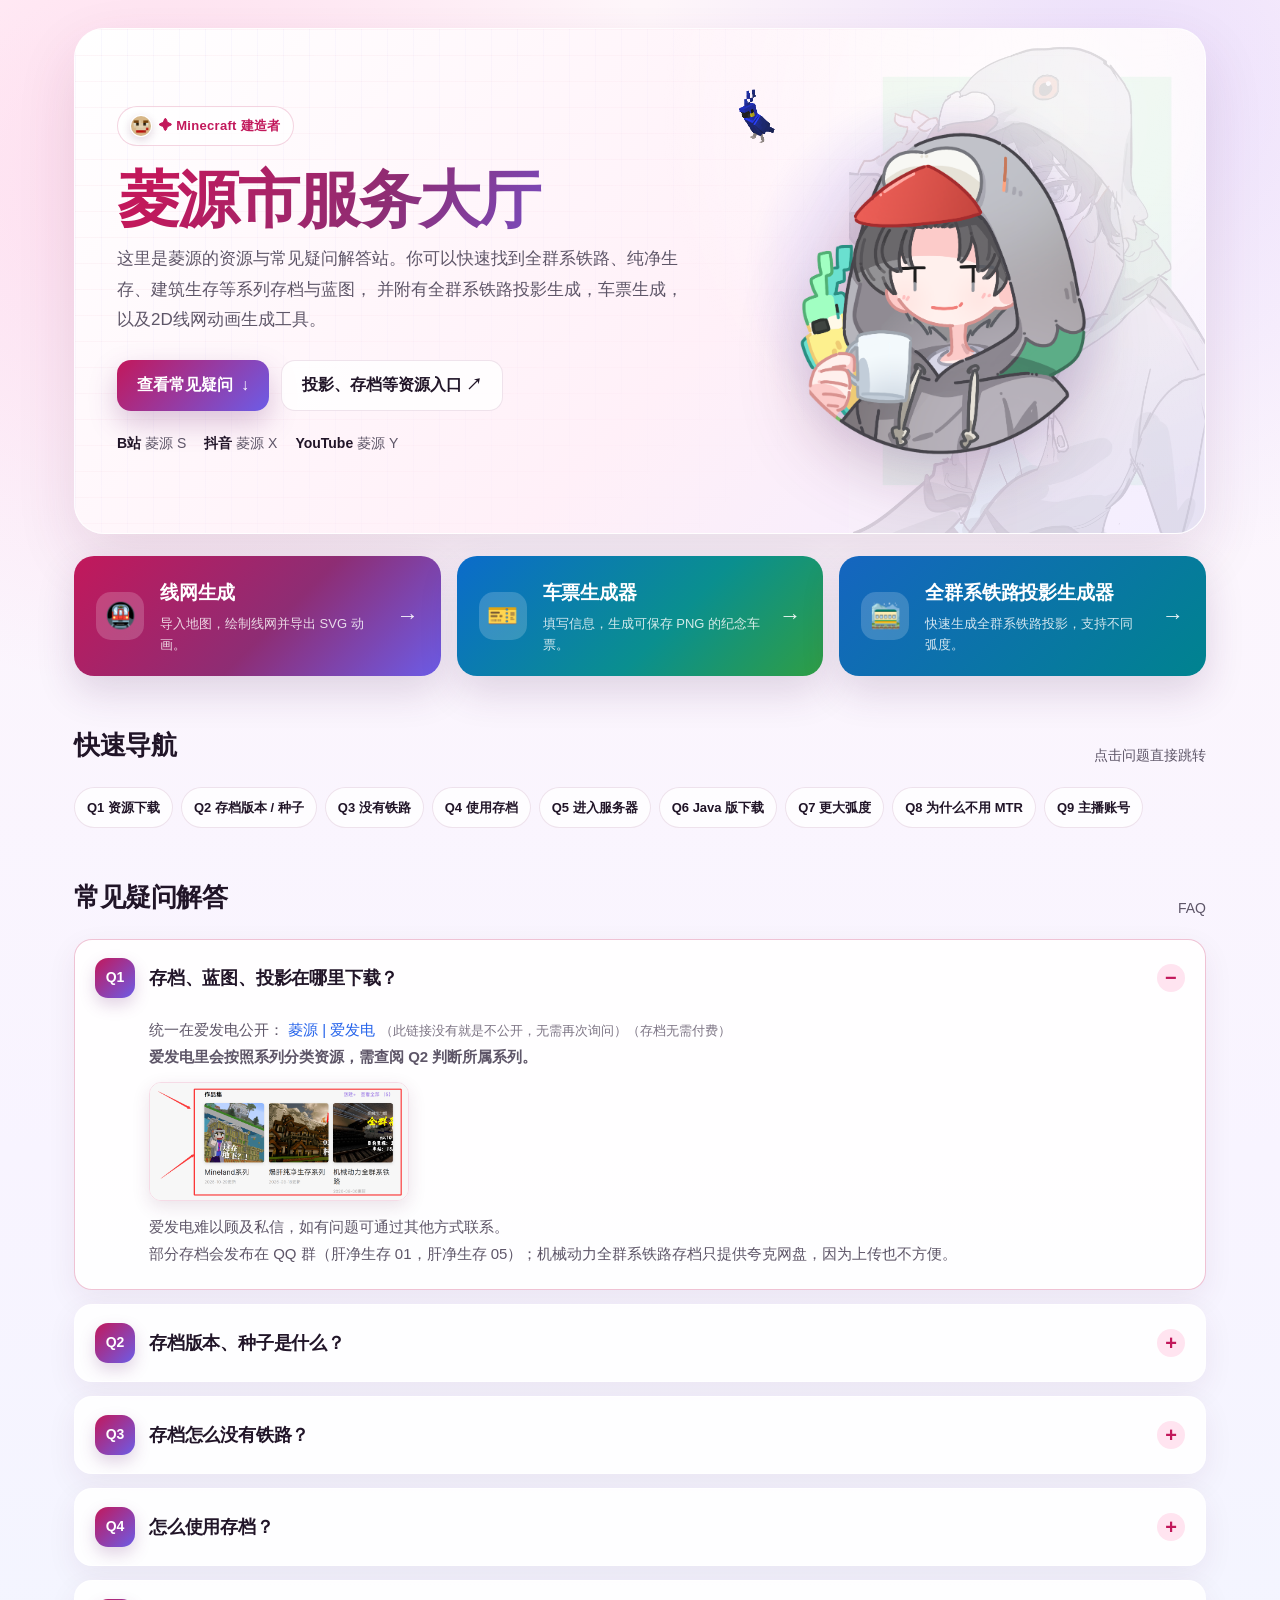
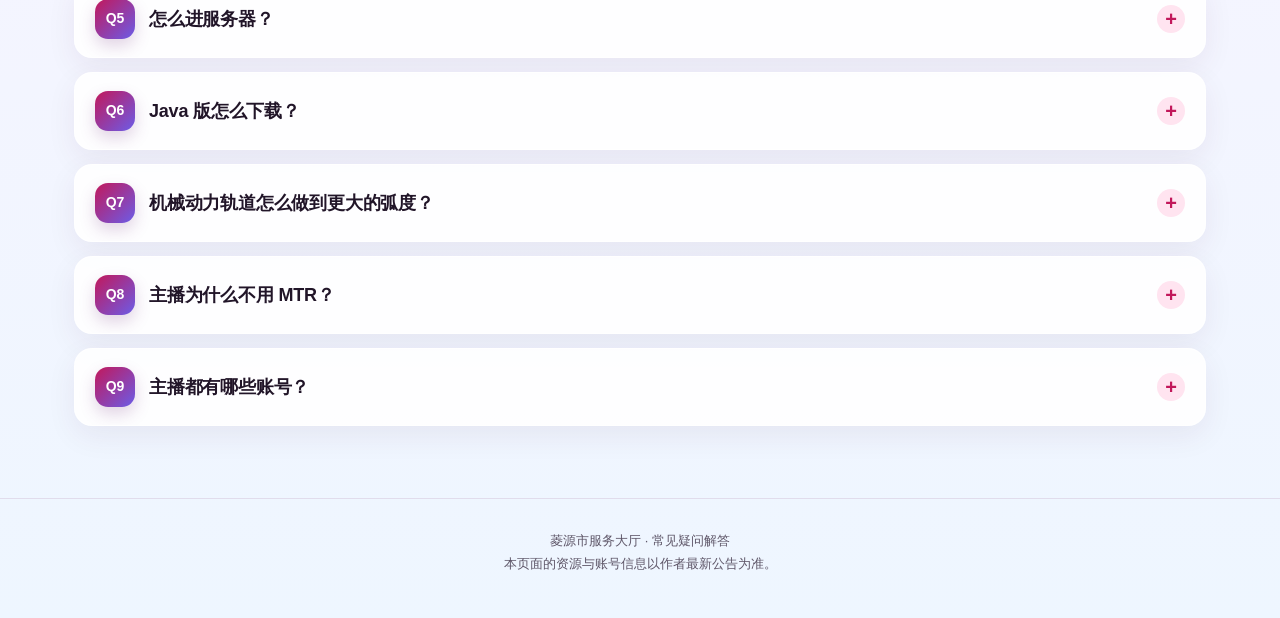
<file: index.html>
<!DOCTYPE html>
<html lang="zh-CN">
<head>
  <meta charset="UTF-8">
  <meta name="viewport" content="width=device-width, initial-scale=1.0">
  <meta name="description" content="菱源的个人页与常见疑问解答：存档、蓝图、投影、服务器、以及常见问答等。">
  <title>菱源市服务大厅 | 常见疑问解答</title>
  <style>
    :root {
      --brand: #c2185b;
      --brand-deep: #8f0f46;
      --brand-soft: #ffe4f0;
      --violet: #6c5ce7;
      --ink: #211528;
      --muted: #5e5668;
      --line: rgba(140, 68, 120, .14);
      --card: rgba(255, 255, 255, .88);
      --shadow: 0 24px 60px rgba(89, 33, 74, .12);
      --radius: 22px;
      --page-bg:
        radial-gradient(circle at 12% 8%, rgba(255, 158, 206, .30), transparent 32rem),
        radial-gradient(circle at 88% 4%, rgba(173, 146, 255, .24), transparent 30rem),
        linear-gradient(180deg, #fff7fb 0%, #f8f4ff 52%, #eef6ff 100%);
    }

    * {
      box-sizing: border-box;
    }

    html {
      scroll-behavior: smooth;
    }

    body {
      margin: 0;
      min-height: 100vh;
      background: var(--page-bg);
      color: var(--ink);
      font-family: "PingFang SC", "Microsoft YaHei", "HarmonyOS Sans SC", "Noto Sans CJK SC", sans-serif;
      line-height: 1.8;
      -webkit-font-smoothing: antialiased;
    }

    a {
      color: #2563eb;
      text-decoration: none;
      transition: color .18s ease, opacity .18s ease;
    }

    a:hover {
      color: #0f4fd6;
      text-decoration: underline;
      text-underline-offset: 4px;
    }

    code {
      background: #fff1f7;
      color: #c2185b;
      border: 1px solid rgba(194, 24, 91, .15);
      padding: 2px 7px;
      border-radius: 7px;
      font-family: ui-monospace, SFMono-Regular, Menlo, Consolas, monospace;
      font-size: .9em;
    }

    .page {
      max-width: 1180px;
      margin: 0 auto;
      padding: 28px 24px 72px;
    }

    .hero {
      position: relative;
      overflow: hidden;
      display: grid;
      grid-template-columns: minmax(0, 1.12fr) minmax(280px, .88fr);
      gap: 32px;
      align-items: center;
      padding: 42px;
      border-radius: 30px;
      background:
        radial-gradient(circle at 86% 18%, rgba(255, 255, 255, .95), transparent 24rem),
        linear-gradient(135deg, #ffffff 0%, #fff0f8 58%, #f1ebff 100%);
      box-shadow: var(--shadow);
      border: 1px solid rgba(255, 255, 255, .85);
    }

    .hero::before {
      content: "";
      position: absolute;
      inset: 0;
      pointer-events: none;
      background-image:
        linear-gradient(rgba(194, 24, 91, .045) 1px, transparent 1px),
        linear-gradient(90deg, rgba(108, 92, 231, .045) 1px, transparent 1px);
      background-size: 26px 26px;
      mask-image: linear-gradient(135deg, #000, transparent 72%);
    }

    .hero-copy {
      position: relative;
      z-index: 1;
    }

    .hero-badge {
      display: inline-flex;
      align-items: center;
      gap: 7px;
      padding: 7px 12px;
      border-radius: 999px;
      background: rgba(255, 255, 255, .72);
      border: 1px solid rgba(194, 24, 91, .18);
      color: var(--brand);
      font-weight: 700;
      font-size: 13px;
      letter-spacing: .3px;
    }

    .badge-avatar {
      width: 22px;
      height: 22px;
      border-radius: 50%;
      object-fit: cover;
      border: 1px solid rgba(255, 255, 255, .75);
      box-shadow: 0 3px 9px rgba(83, 27, 74, .18);
    }

    .hero h1 {
      margin: 18px 0 10px;
      font-size: clamp(34px, 6vw, 62px);
      line-height: 1.12;
      letter-spacing: -1.6px;
      background: linear-gradient(120deg, #c2185b 8%, #8e2d74 48%, #6c5ce7 92%);
      -webkit-background-clip: text;
      background-clip: text;
      color: transparent;
    }

    .hero-sub {
      max-width: 620px;
      margin: 0 0 24px;
      color: var(--muted);
      font-size: 17px;
    }

    .hero-actions {
      display: flex;
      flex-wrap: wrap;
      gap: 12px;
      margin-bottom: 20px;
    }

    .primary-btn,
    .ghost-btn {
      display: inline-flex;
      align-items: center;
      gap: 8px;
      min-height: 46px;
      padding: 10px 20px;
      border-radius: 14px;
      font-weight: 800;
      text-decoration: none;
      transition: transform .18s ease, box-shadow .18s ease, background .18s ease;
    }

    .primary-btn {
      color: #fff;
      background: linear-gradient(135deg, var(--brand) 0%, var(--violet) 100%);
      box-shadow: 0 12px 28px rgba(124, 58, 130, .28);
    }

    .primary-btn:hover {
      text-decoration: none;
      color: #fff;
      transform: translateY(-2px);
      box-shadow: 0 16px 32px rgba(124, 58, 130, .32);
    }

    .ghost-btn {
      color: var(--ink);
      background: rgba(255, 255, 255, .82);
      border: 1px solid var(--line);
    }

    .ghost-btn:hover {
      text-decoration: none;
      color: var(--brand);
      border-color: rgba(194, 24, 91, .32);
      transform: translateY(-2px);
    }

    .account-list {
      display: flex;
      flex-wrap: wrap;
      gap: 8px 18px;
      padding: 0;
      margin: 0;
      list-style: none;
      color: var(--muted);
      font-size: 14px;
    }

    .account-list strong {
      color: var(--ink);
    }

    .tools-grid {
      display: grid;
      grid-template-columns: repeat(3, minmax(0, 1fr));
      gap: 16px;
      margin-top: 22px;
    }
	
    .tool-card.railway-gen {
      background: linear-gradient(135deg,#1565c0 0%,#00838f 100%);
    }

    .tool-card {
      position: relative;
      overflow: hidden;
      display: flex;
      align-items: center;
      gap: 16px;
      padding: 20px 22px;
      border-radius: 20px;
      color: #fff;
      text-decoration: none;
      box-shadow: 0 16px 38px rgba(76, 29, 88, .16);
      transition: transform .2s ease, box-shadow .2s ease;
    }

    .tool-card:hover {
      transform: translateY(-3px);
      text-decoration: none;
      color: #fff;
      box-shadow: 0 22px 46px rgba(76, 29, 88, .22);
    }

    .tool-card.rail {
      background: linear-gradient(135deg, #c2185b 0%, #8e2d74 55%, #6c5ce7 100%);
    }

    .tool-card.ticket {
      background: linear-gradient(135deg, #0b6bcb 0%, #0a8f8f 58%, #2f9e44 100%);
    }

    .tool-icon {
      flex: 0 0 auto;
      width: 48px;
      height: 48px;
      display: grid;
      place-items: center;
      border-radius: 15px;
      background: rgba(255, 255, 255, .18);
      font-size: 25px;
    }

    .tool-card h3 {
      margin: 0 0 4px;
      font-size: 19px;
      letter-spacing: -.2px;
    }

    .tool-card p {
      margin: 0;
      color: rgba(255, 255, 255, .82);
      font-size: 13px;
      line-height: 1.6;
    }

    .tool-arrow {
      margin-left: auto;
      font-size: 22px;
      opacity: .9;
    }

    .hero-art {
      position: relative;
      z-index: 1;
      display: grid;
      place-items: center;
      min-height: 320px;
    }

    .hero-art::after {
      content: "";
      position: absolute;
      width: min(88%, 400px);
      aspect-ratio: 1;
      border-radius: 50%;
      background: radial-gradient(circle, rgba(194, 24, 91, .16), rgba(108, 92, 231, .10) 48%, transparent 70%);
      filter: blur(4px);
    }

    .hero-art .hero-main {
      position: relative;
      z-index: 1;
      width: min(88%, 420px);
      max-height: 470px;
      object-fit: contain;
      filter: drop-shadow(0 26px 32px rgba(83, 27, 74, .22));
      animation: float 5.5s ease-in-out infinite;
    }

    .hero-portrait {
      position: absolute;
      inset: 0;
      z-index: 0;
      pointer-events: none;
      background: url(resources/全身像.jpg) no-repeat right center / auto 100%;
      opacity: .16;
      filter: saturate(.85);
    }

    .hero-parrot {
      position: absolute;
      z-index: 1;
      pointer-events: none;
      object-fit: contain;
      border-radius: 18px;
      top: 18px;
      left: 16px;
      width: 54px;
      height: 54px;
      opacity: .9;
      animation: float 3.8s ease-in-out infinite;
    }

    @keyframes float {
      0%, 100% { transform: translateY(0); }
      50% { transform: translateY(-8px); }
    }

    .section-heading {
      display: flex;
      align-items: end;
      justify-content: space-between;
      gap: 16px;
      margin: 46px 0 18px;
    }

    .section-heading h2 {
      margin: 0;
      font-size: 26px;
      letter-spacing: -.5px;
    }

    .section-heading p {
      margin: 0;
      color: var(--muted);
      font-size: 14px;
    }

    .toc {
      display: flex;
      flex-wrap: wrap;
      gap: 8px;
    }

    .toc a {
      display: inline-flex;
      align-items: center;
      gap: 6px;
      padding: 8px 12px;
      border-radius: 999px;
      background: rgba(255, 255, 255, .75);
      border: 1px solid var(--line);
      color: var(--ink);
      font-size: 13px;
      font-weight: 700;
      text-decoration: none;
    }

    .toc a:hover {
      color: var(--brand);
      border-color: rgba(194, 24, 91, .28);
      text-decoration: none;
    }

    .qa-list {
      display: grid;
      gap: 14px;
    }

    .qa-card {
      overflow: hidden;
      border-radius: 18px;
      background: var(--card);
      border: 1px solid rgba(255, 255, 255, .8);
      box-shadow: 0 10px 30px rgba(89, 33, 74, .07);
      transition: box-shadow .2s ease, transform .2s ease, border-color .2s ease;
    }

    .qa-card:hover {
      border-color: rgba(194, 24, 91, .22);
      box-shadow: 0 16px 38px rgba(89, 33, 74, .12);
    }

    .qa-card[open] {
      border-color: rgba(194, 24, 91, .26);
    }

    .qa-card summary {
      cursor: pointer;
      list-style: none;
      display: flex;
      align-items: center;
      gap: 14px;
      padding: 18px 20px;
      user-select: none;
    }

    .qa-card summary::-webkit-details-marker {
      display: none;
    }

    .qa-toggle {
      margin-left: auto;
      width: 28px;
      height: 28px;
      border: 0;
      display: grid;
      place-items: center;
      border-radius: 999px;
      background: var(--brand-soft);
      color: var(--brand);
      font-weight: 900;
      font-size: 20px;
      line-height: 1;
      cursor: pointer;
      transition: transform .2s ease;
    }

    .qa-card[open] .qa-toggle {
      transform: rotate(180deg);
    }

    .q-badge {
      flex: 0 0 auto;
      width: 40px;
      height: 40px;
      border-radius: 13px;
      display: grid;
      place-items: center;
      color: #fff;
      font-weight: 900;
      font-size: 14px;
      background: linear-gradient(135deg, var(--brand), var(--violet));
      box-shadow: 0 7px 16px rgba(124, 58, 130, .22);
    }

    .question-text {
      font-size: 18px;
      font-weight: 800;
      letter-spacing: -.2px;
    }

    .answer-content {
      padding: 0 20px 22px 74px;
      color: var(--muted);
      font-size: 15px;
    }

    .q1-image {
      display: block;
      max-width: 260px;
      width: 100%;
      height: auto;
      margin: 12px 0;
      border-radius: 12px;
      box-shadow: 0 6px 18px rgba(89, 33, 74, .12);
      border: 1px solid rgba(194, 24, 91, .15);
    }

    .series-grid {
      display: grid;
      grid-template-columns: repeat(2, minmax(0, 1fr));
      gap: 16px;
      margin-top: 12px;
    }

    /* 仅 Q2 里的小框变为淡紫色 */
    .series-card {
      position: relative;
      overflow: hidden;
      border-radius: 20px;
      background: linear-gradient(145deg, #f7f2ff 0%, #ede5fc 100%);
      border: 1px solid rgba(108, 92, 231, .22);
      box-shadow: 0 10px 24px rgba(108, 92, 231, .12);
      backdrop-filter: blur(8px);
      transition: all .25s cubic-bezier(0.2, 0.8, 0.2, 1);
    }

    .series-card:hover {
      transform: translateY(-4px);
      box-shadow: 0 16px 32px rgba(108, 92, 231, .22);
      border-color: rgba(108, 92, 231, .45);
    }

    .series-decor {
      position: absolute;
      top: 12px;
      right: 12px;
      width: 64px;
      height: auto;
      object-fit: contain;
      pointer-events: none;
      z-index: 1;
      opacity: .92;
      filter: drop-shadow(0 6px 12px rgba(89, 33, 74, .16));
      transition: transform .3s ease;
    }

    .series-card:hover .series-decor {
      transform: scale(1.06) rotate(3deg);
    }

    .series-body {
      padding: 18px 80px 18px 18px;
      font-size: 14.5px;
      color: #4b4160;
    }

    .series-body h3 {
      margin: 0 0 8px;
      color: #2e1c4a;
      font-size: 17px;
      font-weight: 800;
    }

    .series-body p {
      margin: 0 0 6px;
      line-height: 1.65;
    }

    .status-public {
      color: #087f3f;
      font-weight: 700;
    }

    .status-soon {
      color: #c2750a;
      font-weight: 700;
    }

    .seed {
      word-break: break-all;
    }

    .note {
      color: #7c7484;
      font-size: 13px;
    }

    .inline-links {
      display: flex;
      flex-wrap: wrap;
      gap: 8px 18px;
      margin-top: 8px;
    }

    .footer {
      border-top: 1px solid var(--line);
      padding: 30px 24px 42px;
      text-align: center;
      color: var(--muted);
      font-size: 13px;
    }

    @media (max-width: 880px) {
      .hero {
        grid-template-columns: 1fr;
        padding: 30px 24px;
      }

      .hero-art {
        min-height: 190px;
        order: 0;
      }

      .hero-art .hero-main {
        max-height: 250px;
      }

      .hero-portrait {
        background-size: auto 82%;
        opacity: .13;
      }

      .answer-content {
        padding-left: 18px;
      }

      .series-grid {
        grid-template-columns: 1fr;
      }

      .tools-grid {
        grid-template-columns: 1fr;
      }
    }

    @media (max-width: 560px) {
      .page {
        padding: 18px 14px 52px;
      }

      .hero {
        padding: 20px 14px;
        border-radius: 24px;
        gap: 10px;
      }

      .hero h1 {
        font-size: 36px;
      }

      .hero-sub {
        font-size: 15px;
      }

      .hero-art {
        min-height: 0;
        padding-top: 8px;
      }

      .hero-art .hero-main {
        width: min(72%, 230px);
        max-height: 230px;
      }

      .hero-art::after {
        width: min(74%, 220px);
      }

      .hero-portrait {
        background-size: auto 72%;
        opacity: .12;
      }

      .tool-card {
        padding: 15px 16px;
      }

      .tool-card p {
        display: none;
      }

      .hero-parrot {
        width: 42px;
        height: 42px;
        top: 10px;
        left: 10px;
      }

      .series-decor {
        width: 52px;
        top: 10px;
        right: 10px;
      }

      .series-body {
        padding-right: 68px;
      }

      .qa-card summary {
        padding: 16px 14px;
      }

      .question-text {
        font-size: 16px;
      }

      .answer-content {
        padding: 0 14px 18px;
        font-size: 14px;
      }

      .q-badge {
        width: 34px;
        height: 34px;
        border-radius: 11px;
        font-size: 12px;
      }

      .section-heading {
        align-items: start;
        flex-direction: column;
        gap: 4px;
      }
    }
  </style>
</head>
<body>
  <main class="page" id="top">
    <section class="hero">
      <div class="hero-portrait" aria-hidden="true"></div>
      <div class="hero-copy">
        <span class="hero-badge">
          <img class="badge-avatar" src="resources/头像.jpg" alt="菱源 S 头像">
          ✦ Minecraft 建造者
        </span>
        <h1>菱源市服务大厅</h1>
        <p class="hero-sub">
          这里是菱源的资源与常见疑问解答站。你可以快速找到全群系铁路、纯净生存、建筑生存等系列存档与蓝图，
          并附有全群系铁路投影生成，车票生成，以及2D线网动画生成工具。
        </p>
        <div class="hero-actions">
          <a class="primary-btn" href="#faq">
            <span>查看常见疑问</span>
            <span aria-hidden="true">↓</span>
          </a>
          <a class="ghost-btn" href="https://ifdian.net/a/YuanDiamond" target="_blank" rel="noopener">
            投影、存档等资源入口 ↗
          </a>
        </div>
        <ul class="account-list">
          <li><strong>B站</strong> 菱源 S</li>
          <li><strong>抖音</strong> 菱源 X</li>
          <li><strong>YouTube</strong> 菱源 Y</li>
        </ul>
      </div>
      <div class="hero-art">
        <img class="hero-main" src="resources/透明图像.png" alt="菱源 S 人设图" width="420" height="420">
        <img class="hero-parrot" src="resources/鹦鹉.gif" alt="鹦鹉贴纸">
      </div>
    </section>

    <section class="tools-grid" aria-label="在线工具入口">
      <a class="tool-card rail" href="rail/index.html">
        <span class="tool-icon">🚇</span>
        <span>
          <h3>线网生成</h3>
          <p>导入地图，绘制线网并导出 SVG 动画。</p>
        </span>
        <span class="tool-arrow" aria-hidden="true">→</span>
      </a>
      <a class="tool-card ticket" href="ticket/index.html">
        <span class="tool-icon">🎫</span>
        <span>
          <h3>车票生成器</h3>
          <p>填写信息，生成可保存 PNG 的纪念车票。</p>
        </span>
        <span class="tool-arrow" aria-hidden="true">→</span>
      </a>
      <a class="tool-card railway-gen" href="brige/index.html">
        <span class="tool-icon">🚞</span>
        <span>
          <h3>全群系铁路投影生成器</h3>
          <p>快速生成全群系铁路投影，支持不同弧度。</p>
        </span>
        <span class="tool-arrow" aria-hidden="true">→</span>
      </a>
    </section>

    <div class="section-heading">
      <h2>快速导航</h2>
      <p>点击问题直接跳转</p>
    </div>
    <nav class="toc" aria-label="常见问题目录">
      <a href="#q1">Q1 资源下载</a>
      <a href="#q2">Q2 存档版本 / 种子</a>
      <a href="#q3">Q3 没有铁路</a>
      <a href="#q4">Q4 使用存档</a>
      <a href="#q5">Q5 进入服务器</a>
      <a href="#q6">Q6 Java 版下载</a>
      <a href="#q7">Q7 更大弧度</a>
      <a href="#q8">Q8 为什么不用 MTR</a>
      <a href="#q9">Q9 主播账号</a>
    </nav>

    <div class="section-heading">
      <h2>常见疑问解答</h2>
      <p>FAQ</p>
    </div>

    <section class="qa-list" id="faq">
      <details class="qa-card" id="q1" open>
        <summary>
          <span class="q-badge">Q1</span>
          <span class="question-text">存档、蓝图、投影在哪里下载？</span>
        </summary>
        <div class="answer-content">
          统一在爱发电公开：
          <a href="https://ifdian.net/a/YuanDiamond" target="_blank" rel="noopener">菱源 | 爱发电</a>
          <span class="note">（此链接没有就是不公开，无需再次询问）（存档无需付费）</span><br>
          <strong>爱发电里会按照系列分类资源，需查阅 Q2 判断所属系列。</strong><br>
          <img class="q1-image" src="resources/Q1图像.png" alt="爱发电分类说明图" loading="lazy">
          爱发电难以顾及私信，如有问题可通过其他方式联系。<br>
          部分存档会发布在 QQ 群（肝净生存 01，肝净生存 05）；机械动力全群系铁路存档只提供夸克网盘，因为上传也不方便。
        </div>
      </details>

      <details class="qa-card" id="q2">
        <summary>
          <span class="q-badge">Q2</span>
          <span class="question-text">存档版本、种子是什么？</span>
        </summary>
        <div class="answer-content">
          <div class="series-grid">
            <article class="series-card">
              <img class="series-decor" src="resources/爆肝纯净生存.png" alt="爆肝纯净生存系列装饰" loading="lazy">
              <div class="series-body">
                <h3>1. 爆肝纯净生存系列（肝净生存）</h3>
                <p>原版生存系列，典型视频主题：村民公寓、全群系铁路、菱源岛、全种类花海。</p>
                <p><strong>已公布存档(点击跳转)：</strong></p>
				<p><a href="https://ifdian.net/album/53afea80df4711f0ba6452540025c377/43d1361ce33b11f08ba452540025c377" target="_blank" rel="noopener">肝净生存05</a>（Java版1.21.4原版）</p>
				<p><a href="https://ifdian.net/album/53afea80df4711f0ba6452540025c377/ff2ef6469ae811f1a1395254001e7c00" target="_blank" rel="noopener">肝净生存10</a>（Java版26.1原版）</p>
                <p class="seed"><strong>地图种子：</strong><code>-4914203979966427482</code></p>
              </div>
            </article>

            <article class="series-card">
			  <img class="series-decor" src="resources/机械动力版全群系铁路.png" alt="机械动力版全群系铁路装饰" loading="lazy">
			  <div class="series-body">
				<h3>2. 机械动力版全群系铁路</h3>
				<p>重度机械症整合包下的铁路系列，典型视频主题：工厂、林海铁路、高铁、X1列车。</p>
				<p><strong>已公布存档(点击跳转)：</strong></p>
				<p><a href="https://ifdian.net/album/f033befce94911f09bd352540025c377/629c3d7e919811f1a59e5254001e7c00" target="_blank" rel="noopener">新存档</a>（此更新存档更优，但一段车站被不幸删除）</p>
				<p><a href="https://ifdian.net/album/f033befce94911f09bd352540025c377/73f03f6a0d3d11f1b3ec52540025c377" target="_blank" rel="noopener">老存档</a>（此存档存在断轨，连接性问题）</p>
				<p><strong>整合包：</strong>重度机械症整合包（<a href="https://space.bilibili.com/263315" target="_blank" rel="noopener">由此前往作者主页获取</a>）。</p>
				<p class="seed"><strong>机械动力版全群系铁路种子：</strong><code>8277224571558220749</code></p>
			  </div>
			</article>

            <article class="series-card">
              <img class="series-decor" src="resources/建筑翻倍生存.png" alt="建筑翻倍生存系列装饰" loading="lazy">
              <div class="series-body">
                <h3>3. 建筑翻倍生存系列（翻倍生存）</h3>
                <p>原版为主的建筑系列，典型视频主题：六方时钟堡、六方神树、六方中古城。</p>
                <p><strong>存档状态：</strong><span class="note">未公布存档，未公布整合包。</span></p>
              </div>
            </article>

            <article class="series-card">
              <img class="series-decor" src="resources/依然铁路.png" alt="依然全群系铁路系列装饰" loading="lazy">
              <div class="series-body">
                <h3>4. 依然全群系铁路系列（依然铁路）</h3>
                <p>含航空学的新铁路系列，典型视频主题：10000米铁路环线、单轨人力线、车站火车。</p>
                <p><strong>存档状态：</strong><span class="status-soon">未公布存档，未公布整合包（即将公布）。</span></p>
                <p class="seed"><strong>地图种子：</strong><code>5893022264688916060</code></p>
              </div>
            </article>

            <article class="series-card">
              <img class="series-decor" src="resources/mineland.png" alt="Mineland(麦地)系列装饰" loading="lazy">
              <div class="series-body">
                <h3>5. Mineland(麦地)系列</h3>
                <p>原版多人服务器系列，建筑生存。典型的视频主题：菱源市地下城，菱源创业记，服务器观光铁路。</p>
                <p><strong>存档状态：</strong>公布存档请等待服务器官方。服务器为邀请制。</p>
                <p class="seed"><strong>地图种子：</strong><code>-6587635715268903182</code></p>
              </div>
            </article>
          </div>
        </div>
      </details>

      <details class="qa-card" id="q3">
        <summary>
          <span class="q-badge">Q3</span>
          <span class="question-text">存档怎么没有铁路？</span>
        </summary>
        <div class="answer-content">
          肝净生存05、肝净生存10存档和机械动力全群系铁路存档才会有铁路。<br>
          肝净生存系列存档的铁路在 <strong>0 100 0</strong> 处，使用
          <code>/tp @s 0 100 0</code> 指令即可到达。
        </div>
      </details>

      <details class="qa-card" id="q4">
        <summary>
          <span class="q-badge">Q4</span>
          <span class="question-text">怎么使用存档？</span>
        </summary>
        <div class="answer-content">
          请搜索该视频：
          <a href="https://www.bilibili.com/video/BV1dT4m1S72N" target="_blank" rel="noopener">我的世界 Java 版存档导入、备份问题，看到有人问，我就发了</a><br>
          主播提供的存档在网易版本不可用，基岩版不可用。
        </div>
      </details>

      <details class="qa-card" id="q5">
        <summary>
          <span class="q-badge">Q5</span>
          <span class="question-text">怎么进服务器？</span>
        </summary>
        <div class="answer-content">
          请阅读群公告【服务器最新消息】，以群公告为主（不要收看【过时】消息）。<br>
          请谨慎判断未在群公告的其他服务器，本群不做担保。<br>
          服务器一般没有问题，若无法进入解决方法只有重启游戏。
        </div>
      </details>

      <details class="qa-card" id="q6">
        <summary>
          <span class="q-badge">Q6</span>
          <span class="question-text">Java 版怎么下载？</span>
        </summary>
        <div class="answer-content">
          请搜索该视频：
          <a href="https://www.bilibili.com/video/BV13qBsBUEbw" target="_blank" rel="noopener">Minecraft购买指南。告别锁区！</a><br>
          本群不担保代购相关订单，请谨慎判断。
        </div>
      </details>

      <details class="qa-card" id="q7">
        <summary>
          <span class="q-badge">Q7</span>
          <span class="question-text">机械动力轨道怎么做到更大的弧度？</span>
        </summary>
        <div class="answer-content">
          需要改动机械动力的配置，可观看本视频学习：
          <a href="https://www.bilibili.com/video/BV1sPg3z1EVz" target="_blank" rel="noopener">【机械动力】火车设置相关问题的解决方案</a>
        </div>
      </details>

      <details class="qa-card" id="q8">
        <summary>
          <span class="q-badge">Q8</span>
          <span class="question-text">主播为什么不用 MTR？</span>
        </summary>
        <div class="answer-content">
          MTR 的自由度较低，且风格与设计理念与游戏本体相差较大，不适宜生存设计、建造，
          且一般玩家并不能准确判断视频内容是否为我的世界。
        </div>
      </details>

      <details class="qa-card" id="q9">
        <summary>
          <span class="q-badge">Q9</span>
          <span class="question-text">主播都有哪些账号？</span>
        </summary>
        <div class="answer-content">
          <div class="inline-links">
            <span><strong>B站：</strong>菱源 S</span>
            <span><strong>抖音：</strong>菱源 X</span>
            <span><strong>YouTube：</strong>菱源 Y</span>
          </div>
        </div>
      </details>
    </section>
  </main>

  <footer class="footer">
    <div>菱源市服务大厅 · 常见疑问解答</div>
    <div>本页面的资源与账号信息以作者最新公告为准。</div>
  </footer>

  <script>
    // 展开/收起逻辑：点击问题只负责展开；已展开后只能点击右侧 - 按钮收起。
    const qaCards = Array.from(document.querySelectorAll('.qa-card'));
    qaCards.forEach((card) => {
      const summary = card.querySelector('summary');
      const toggle = document.createElement('button');
      toggle.type = 'button';
      toggle.className = 'qa-toggle';
      toggle.setAttribute('aria-label', card.open ? '收起' : '展开');
      toggle.textContent = card.open ? '−' : '+';
      summary.appendChild(toggle);

      summary.addEventListener('click', (event) => {
        event.preventDefault();
        if (card.open) {
          if (event.target.closest('.qa-toggle')) {
            card.open = false;
          }
          return;
        }
        card.open = true;
      });

      card.addEventListener('toggle', () => {
        toggle.textContent = card.open ? '−' : '+';
        toggle.setAttribute('aria-label', card.open ? '收起' : '展开');
      });
    });

    // 从目录打开后滚动到卡片可视区域，并确保对应问答展开。
    document.querySelectorAll('.toc a').forEach((link) => {
      link.addEventListener('click', () => {
        const target = document.querySelector(link.getAttribute('href'));
        if (target && target.tagName === 'DETAILS') {
          target.open = true;
          setTimeout(() => target.scrollIntoView({ behavior: 'smooth', block: 'start' }), 0);
        }
      });
    });
  </script>
</body>
</html>
</file>
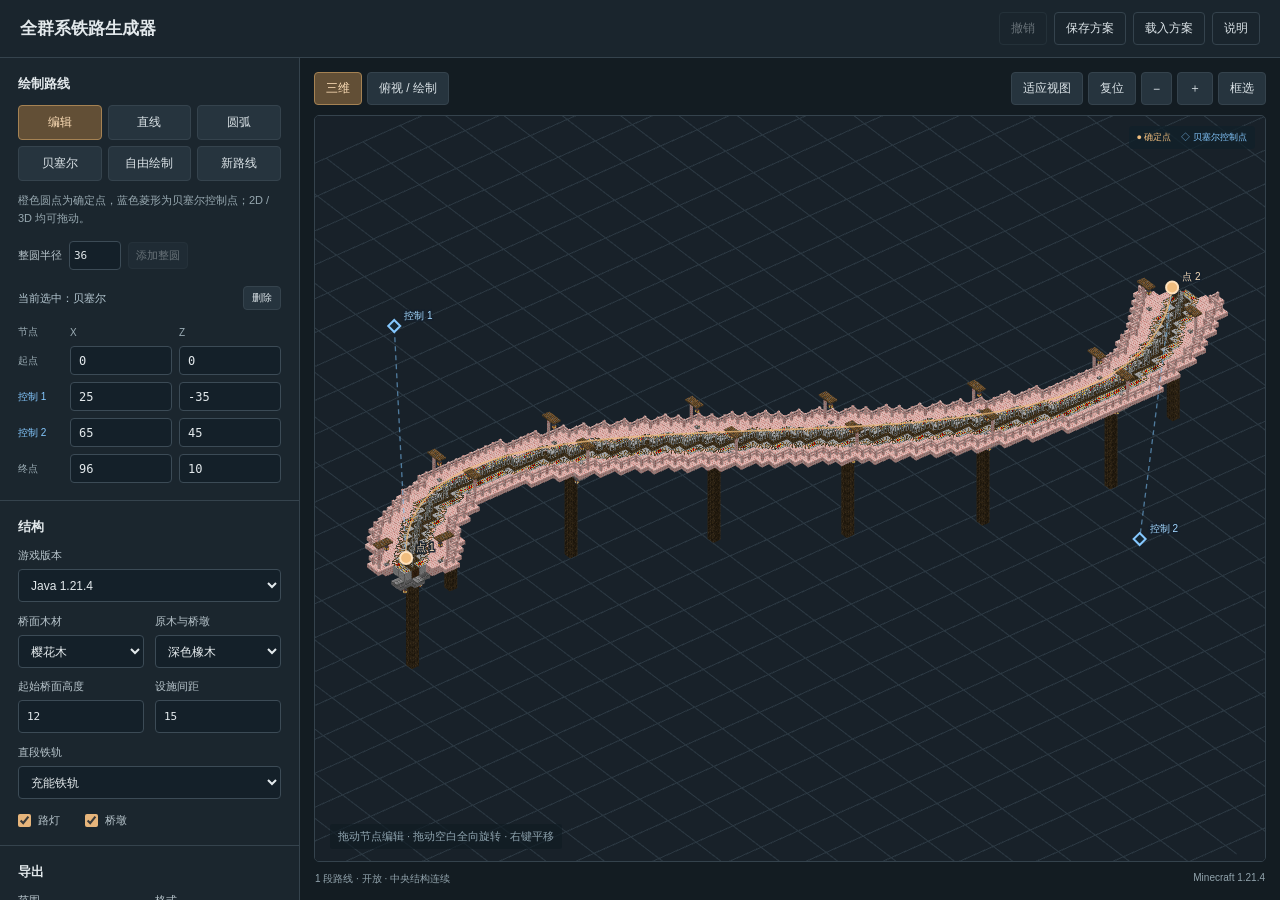
<file: brige/index.html>
<!doctype html>
<html lang="zh-CN"><head><meta charset="utf-8"><meta name="viewport" content="width=device-width,initial-scale=1"><meta name="theme-color" content="#172128"><title>全群系铁路生成器</title><link rel="stylesheet" href="style.css"></head><body>
<header><h1>全群系铁路生成器</h1><nav><button id="undo">撤销</button><button id="saveProject">保存方案</button><button id="loadProject">载入方案</button><button id="helpBtn">说明</button><input type="file" id="projectFile" accept=".json" hidden></nav></header>
<main><aside><section><h2>绘制路线</h2><div class="tools"><button data-tool="edit" class="active">编辑</button><button data-tool="line">直线</button><button data-tool="arc">圆弧</button><button data-tool="bezier">贝塞尔</button><button data-tool="freehand">自由绘制</button><button id="clearRoute">新路线</button></div><p id="toolHint" class="hint">俯视图中可拖动控制点。</p><div class="circle-controls"><label for="circleRadius">整圆半径</label><input id="circleRadius" type="number" min="12" max="256" value="36"><button id="circleBtn">添加整圆</button></div><div id="pointEditor"></div><div id="draftActions" hidden><button id="cancelDraft">取消当前绘制</button></div></section>
<section><h2>结构</h2><label class="full">游戏版本<select id="gameVersion"><option value="1.21.4">Java 1.21.4</option><option value="26.3">Java 26.3（含杨木）</option></select></label><div style="height:12px"></div><div class="fields"><label>桥面木材<select id="wood"></select></label><label>原木与桥墩<select id="log"></select></label><label>起始桥面高度<input id="height" type="number" min="3" max="96" value="12"></label><label>设施间距<input id="interval" type="number" min="8" max="96" value="15"></label></div><label class="full">直段铁轨<select id="rail"><option value="powered_rail">充能铁轨</option><option value="activator_rail">激活铁轨</option></select></label><div class="checks"><label><input id="lamps" type="checkbox" checked>路灯</label><label><input id="pillars" type="checkbox" checked>桥墩</label></div></section>
<section class="export"><h2>导出</h2><div class="fields"><label>范围<select id="scope"><option value="all">全部</option><option value="selection">框选范围</option></select></label><label>格式<select id="format"><option value="litematic">.litematic</option><option value="nbt">.nbt</option></select></label></div><div id="selectionPanel" hidden><p class="hint">俯视图拖动框选；Y 范围可单独调整。</p><div id="boundsInputs"></div><button id="allBounds" class="text-button">选中全部</button></div><input id="filename" aria-label="导出文件名" value="railcraft-bridge" maxlength="64"><button id="exportBtn" class="primary">导出投影</button><p id="exportStatus" class="hint" role="status"></p></section></aside>
<div class="workspace"><div class="view-toolbar"><div><button id="isoBtn" class="active">三维</button><button id="topBtn">俯视 / 绘制</button></div><div><button id="fit">适应视图</button><button id="resetView">复位</button><button id="zoomOut" aria-label="缩小">−</button><button id="zoomIn" aria-label="放大">＋</button><button id="boxTool">框选</button></div></div><div id="preview"><canvas id="scene" aria-label="原版材质桥梁预览"></canvas><canvas id="overlay" aria-hidden="true"></canvas><div id="anchorLegend"><span>● 确定点</span><span>◇ 贝塞尔控制点</span></div><div id="loading">加载原版材质…</div><div id="error" role="alert" hidden></div><div id="viewHint">拖动旋转 · 右键平移 · 滚轮缩放</div></div><div class="statusline"><span id="routeStatus">准备中</span><span id="versionLabel">Minecraft 1.21.4</span></div></div></main>
<dialog id="help"><div class="dialog-head"><h2>使用说明</h2><button id="closeHelp" aria-label="关闭说明">×</button></div><div class="help-body"><h3>组合绘制</h3><p>四种绘制方式可在一条路线中接续。点击「新路线」后在俯视图点击起点；已有路线自动从末端继续。直线点选终点；圆弧依次点选经过点和终点；贝塞尔依次点选两个控制点和终点。自由绘制从末端按住拖动，松开后平滑生成。</p><p>在编辑模式中直接点击画布节点选择路线；橙色实心圆为确定点，蓝色空心菱形为贝塞尔控制点，2D与3D均可拖动。左侧仅显示当前选中路线的坐标。3D默认在当前高度平面拖动，Alt拖动直线终点可调整高度。绘制时绿色线实时预览真实圆弧、贝塞尔或平滑手绘曲线。「撤销」恢复先前编辑。整圆是独立闭合路线，请在空白路线中添加。</p><h3>方块结构</h3><p>中央原木与铁栏杆使用同一条四方向连续路径；轨道沿两侧偏移一格，转角紧贴外角。平滑石仅在轨道正下方、与中央原木贴面相邻的位置生成；弯轨也按相邻关系判断，不按铁轨类型一概删除。普通桥面只有一层。桥面原木沿前进方向设置为 X 或 Z 轴。普通段最底层栅栏下为上半木台阶。直线可设置终点高度，实际升降位置的高侧桥面变为两层：去掉下层边缘台阶，上层边缘台阶换为木板。低侧栏杆、栅栏额外加高以连接高侧。木板填充限制在两侧栅栏以内。路线按一格步长栅格化；转角使用普通铁轨，直段保留所选铁轨。路灯活版门为下半放置，贴合栅栏顶端与灯笼。拖动视图可绕模型上下整圈旋转，允许从桥下观察；点击复位恢复初始视角。</p><p>预览采用原版方块模型、透明纹理与四向连接。<a href="ASSET-SOURCES.md" target="_blank">基础资产来自 Mojang Java 1.21.4 客户端</a>，版权归 Mojang AB / Microsoft；本工具不是官方产品。<a href="POPLAR-ASSET-SOURCES.md" target="_blank">杨木资源来自官方 26.3 客户端</a>；选择杨木时自动切到26.3，导出需要该版或更新游戏及相应 Litematica。</p><h3>导出</h3><p>.litematic 使用现代 Litematica 加载；.nbt 为 Java 原版结构格式。选区包含边界并将最小坐标归零，裁断设施不会自动补全。大桥建议用 .litematic 或分区导出。投影作者固定为 DiamondYuan(菱源)。</p><p>普通弯轨截断红石供电，进游戏后部分直段可能需补电。已校验文件格式和静态连接，未模拟矿车与红石。全部计算在浏览器本地进行。</p></div></dialog>
<script src="assets.js"></script><script src="poplar-assets.js"></script><script src="engine.js"></script><script src="route-engine.js"></script><script src="elevation-engine.js"></script><script src="renderer.js"></script><script src="editor-geometry.js"></script><script src="app.js"></script></body></html>
</file>
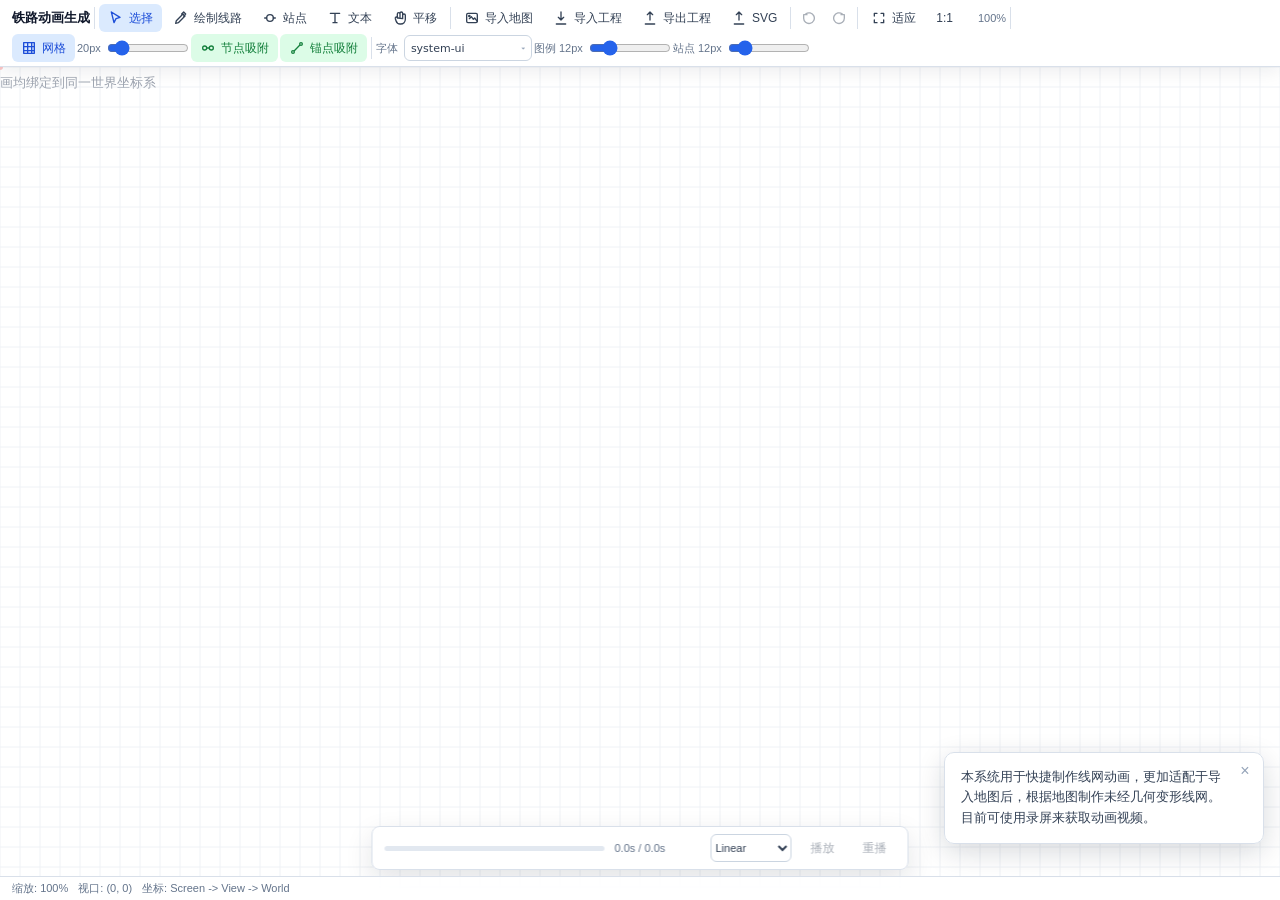
<file: rail/index.html>
<!doctype html>
<html lang="zh-CN">
  <head>
    <meta charset="UTF-8" />
    <link rel="icon" type="svg+xml" href="/rail/favicon.svg" />
    <meta name="viewport" content="width=device-width, initial-scale=1.0" />
    <meta name="description" content="菱源铁路动画生成器：导入地图后绘制铁路线网、站点、文本与几何标注，并生成 SVG 动画。" />
    <title>菱源铁路动画生成器</title>
    <style>
      * { margin: 0; padding: 0; box-sizing: border-box; }
      html, body, #root {
        width: 100%; height: 100%;
        overflow: hidden;
        background: #ffffff;
      }
    </style>
    <script type="module" crossorigin src="/rail/assets/index-BKJl23MO.js"></script>
    <link rel="stylesheet" crossorigin href="/rail/assets/index-D5NbIIpJ.css">
  </head>
  <body>
    <div id="root"></div>
  </body>
</html>
</file>
<file: brige/style.css>
:root{color-scheme:dark;--bg:#131c22;--panel:#1b262e;--border:#35434d;--muted:#98a9b1;--accent:#e7b57b}*{box-sizing:border-box}body{margin:0;background:var(--bg);color:#e3e9ec;font:13px "Segoe UI","Microsoft YaHei",sans-serif}button,input,select{font:inherit}button{border:1px solid var(--border);border-radius:4px;background:#26343e;color:#dce4e8;padding:7px 11px;cursor:pointer}button:hover{background:#364a57}button.active{background:#624f36;border-color:#a58253;color:#ffe0b9}button:disabled{opacity:.4;cursor:default}button:focus-visible,input:focus-visible,select:focus-visible{outline:2px solid var(--accent);outline-offset:2px}header{height:58px;border-bottom:1px solid var(--border);display:flex;align-items:center;justify-content:space-between;padding:0 20px;background:#1a252d}h1{font-size:17px;font-weight:600;margin:0}nav{display:flex;gap:7px}nav button{background:transparent;font-size:12px}main{display:grid;grid-template-columns:300px minmax(0,1fr);height:calc(100dvh - 58px)}aside{overflow:auto;border-right:1px solid var(--border);background:var(--panel)}section{padding:17px 18px;border-bottom:1px solid var(--border)}h2{font-size:13px;margin:0 0 12px;font-weight:600}.tools{display:grid;grid-template-columns:repeat(3,1fr);gap:6px}.tools button{font-size:12px;padding:8px 4px}.hint{font-size:11px;line-height:1.65;color:var(--muted);margin:10px 0 0;overflow-wrap:anywhere}.circle-controls{display:flex;align-items:center;gap:7px;margin-top:14px;font-size:11px}.circle-controls input{width:52px!important;margin:0!important;height:29px!important;padding:0 4px!important}.circle-controls button{font-size:11px;padding:5px 7px}.segments{display:grid;gap:5px;margin-top:14px;max-height:170px;overflow:auto}.segment-row{display:flex;gap:5px}.segment-row button:first-child{flex:1;text-align:left;font-size:11px;padding:7px 9px}.segment-row button:last-child{padding:5px 9px;color:#b2bfc7}.point-heading,.point-row{display:grid;grid-template-columns:45px 1fr 1fr;gap:7px;align-items:center;font-size:10px;color:#9cadb5;margin-top:7px}.point-heading{margin-top:15px}.point-row input{margin:0!important;height:29px!important;font-size:12px}input[type=number],input[type=text],select,#filename{background:#142029;border:1px solid #3c4b56;border-radius:4px;color:#e3e9ec;display:block;width:100%;height:33px;padding:0 8px;margin-top:6px;min-width:0}input[type=number]{font-family:Consolas,monospace;padding-right:0}select{font-size:12px}label{font-size:11px;color:#b7c4cb}.fields{display:grid;grid-template-columns:1fr 1fr;gap:11px}.full{display:block;margin-top:12px}.checks{display:flex;gap:25px;margin-top:14px}.checks label{display:flex;align-items:center;gap:7px}.checks input{accent-color:var(--accent);margin:0}.export #filename{margin-top:13px;height:32px;font-family:Consolas,monospace;font-size:12px}.primary{width:100%;background:var(--accent);color:#2b251e;border:0;font-weight:600;margin-top:12px;padding:10px}.primary:hover{background:#f5c996}.workspace{min-width:0;min-height:0;display:flex;flex-direction:column;padding:14px}.view-toolbar{display:flex;align-items:center;justify-content:space-between;gap:8px;margin-bottom:10px}.view-toolbar>div{display:flex;gap:5px}.view-toolbar button{font-size:12px}#preview{position:relative;flex:1;min-height:220px;background:#182129;border:1px solid var(--border);border-radius:5px;overflow:hidden}canvas{display:block;width:100%;height:100%;position:absolute;inset:0;touch-action:none}#scene{cursor:grab}#overlay{pointer-events:none}#loading{position:absolute;left:15px;top:15px;color:#acc0cb;font-size:12px}#viewHint{position:absolute;bottom:12px;left:15px;color:#8fa4af;font-size:11px;pointer-events:none;background:#101b23aa;border-radius:3px;padding:5px 8px}#error{position:absolute;top:14px;left:14px;right:14px;border:1px solid #a76b4e;background:#412d23ec;color:#ffd3aa;font-size:12px;border-radius:4px;padding:11px 13px;line-height:1.6}.statusline{display:flex;justify-content:space-between;padding:10px 1px 0;gap:12px;font-size:10px;color:#91a3ac}#boundsInputs{display:grid;gap:7px;margin-top:8px}.bound-pair{display:grid;grid-template-columns:18px 1fr 10px 1fr;gap:5px;align-items:center;color:#91a6b3;font-size:11px}.bound-pair input{margin:0;height:28px}.text-button{font-size:10px;border:0;background:none;color:var(--accent);padding:7px 0}#draftActions button{margin-top:10px;width:100%;font-size:11px}dialog{background:#1d2b35;color:#d3dfe6;border:1px solid #516473;border-radius:7px;width:min(620px,94vw);max-height:85vh;padding:0}dialog::backdrop{background:#050a0dbb}.dialog-head{display:flex;justify-content:space-between;align-items:center;padding:16px 20px;border-bottom:1px solid var(--border)}.dialog-head h2{margin:0;font-size:16px}.dialog-head button{background:none;border:0;font-size:22px;padding:0 5px}.help-body{padding:4px 20px 20px}.help-body h3{font-size:13px;color:var(--accent);margin-top:22px}.help-body p{font-size:12px;line-height:1.8;color:#b0c0c9}.help-body a{color:#e8c79d}body [hidden]{display:none!important}.empty-route{color:#8ca0aa;font-size:11px;padding:4px 0}
@media(max-width:800px){main{grid-template-columns:255px minmax(0,1fr)}section{padding:14px}.workspace{padding:10px}.view-toolbar button{font-size:10px;padding:7px}.statusline{font-size:9px}header{padding:0 14px}h1{font-size:15px}}
@media(max-width:580px){header{height:54px;padding:0 10px}h1{font-size:14px}nav{gap:3px}nav button{font-size:10px;padding:6px}main{height:auto;display:flex;flex-direction:column}.workspace{order:0;height:56dvh;min-height:370px;padding:10px}aside{order:1;border-right:0;display:grid;grid-template-columns:1fr}section{padding:16px}.tools{grid-template-columns:repeat(6,1fr)}.tools button{font-size:11px}.view-toolbar button{font-size:11px}.statusline{font-size:9px}#viewHint{font-size:9px;left:8px;bottom:8px}.segments{max-height:120px}}
.view-toolbar{flex-wrap:wrap}.view-toolbar>div{flex-wrap:wrap}

.selection-title{display:flex;justify-content:space-between;align-items:center;margin-top:16px;color:#b5c7d1;font-size:11px}.selection-title button{font-size:10px;padding:4px 8px}.control-coordinate>span{color:#85c8ff}#anchorLegend{position:absolute;top:10px;right:10px;display:flex;gap:10px;pointer-events:none;background:#11202abf;padding:5px 8px;border-radius:4px;font-size:9px}#anchorLegend span:first-child{color:#efbd7e}#anchorLegend span:last-child{color:#85c8ff}
</file>
<file: rail/assets/index-D5NbIIpJ.css>
*{box-sizing:border-box;margin:0;padding:0}html,body,#root{color:#172033;background:#fff;width:100%;height:100%;font-family:Inter,-apple-system,BlinkMacSystemFont,Segoe UI,sans-serif;overflow:hidden}button,input{font:inherit}button{border:0}.app-shell{--legend-font-size:12px;--editor-font-family:system-ui;background:#fff;flex-direction:column;display:flex;position:fixed;inset:0;overflow:hidden}.app-canvas-wrap{flex:1;min-height:0;position:relative;overflow:hidden}.editor-canvas{-webkit-user-select:none;user-select:none;background:#fff;display:block}.toolbar{z-index:100;-webkit-backdrop-filter:blur(10px);backdrop-filter:blur(10px);background:#fffffff0;border-bottom:1px solid #d9e0ea;flex-wrap:wrap;flex-shrink:0;align-items:center;gap:2px;min-height:44px;padding:4px 12px;display:flex;position:relative;box-shadow:0 4px 18px #0f172a14}.brand{color:#0f172a;white-space:nowrap;font-size:13px;font-weight:700}.toolbar-group{align-items:center;gap:2px;display:flex}.toolbar-spacer{flex:1}.toolbar-separator{background:#d9e0ea;width:1px;height:22px;margin:0 2px}.toolbar-button,.panel-button{color:#334155;cursor:pointer;white-space:nowrap;background:0 0;border-radius:6px;justify-content:center;align-items:center;gap:5px;min-height:28px;padding:4px 9px;font-size:12px;display:inline-flex}.toolbar-button:hover,.panel-button:hover{background:#edf2f7}.toolbar-button.active{color:#1d4ed8;background:#dbeafe}.toolbar-button.active-green{color:#15803d;background:#dcfce7}.toolbar-button:disabled,.panel-button:disabled{cursor:default;opacity:.42}.toolbar-icon{text-align:center;width:16px}.toolbar-button.icon-only{width:28px;padding:4px 0}.zoom-readout{text-align:right;color:#64748b;font-variant-numeric:tabular-nums;min-width:42px;font-size:11px}.grid-size-control,.font-size-control,.font-select-control{color:#64748b;white-space:nowrap;align-items:center;gap:6px;font-size:11px;display:inline-flex}.grid-size-control input,.font-size-control input{accent-color:#2563eb;width:82px}.font-select-control select{color:#334155;background:#fff;border:1px solid #cbd5e1;border-radius:6px;width:128px;min-height:26px;font-size:11px}.line-panel{z-index:90;-webkit-backdrop-filter:blur(10px);backdrop-filter:blur(10px);background:#fffffff0;border:1px solid #d9e0ea;border-radius:8px;flex-direction:column;gap:10px;width:260px;padding:12px;display:flex;position:absolute;top:56px;right:12px;box-shadow:0 14px 34px #0f172a24}.station-panel{right:284px}.text-panel{right:556px}.panel-header{border-bottom:1px solid #e5e7eb;justify-content:space-between;align-items:center;padding-bottom:8px;font-size:13px;font-weight:700;display:flex}.plain-button{color:#64748b;cursor:pointer;background:0 0;border-radius:5px;width:24px;height:24px}.plain-button:hover{background:#f1f5f9}.field{color:#64748b;flex-direction:column;gap:5px;font-size:11px;display:flex}.field input[type=text],.field input:not([type]){width:100%}.field input{min-height:28px}.field input:not([type=range]):not([type=color]){color:#0f172a;background:#fff;border:1px solid #cbd5e1;border-radius:6px;padding:4px 8px}.field select{color:#0f172a;background:#fff;border:1px solid #cbd5e1;border-radius:6px;min-height:28px;padding:4px 8px}.field input[type=range]{accent-color:#2563eb}.color-row{align-items:center;gap:8px;display:flex}.color-row input{cursor:pointer;background:0 0;border:0;width:34px;height:28px}.color-row code{color:#64748b;font-size:11px}.segmented{grid-template-columns:repeat(2,minmax(0,1fr));gap:5px;display:grid}.segmented button{color:#334155;cursor:pointer;background:#fff;border:1px solid #cbd5e1;border-radius:6px;min-height:28px;font-size:11px}.segmented button.active{color:#1d4ed8;background:#dbeafe;border-color:#2563eb}.check-row{color:#334155;align-items:center;gap:7px;font-size:12px;display:flex}.panel-meta{color:#64748b;font-size:11px}.danger-button{color:#b91c1c;cursor:pointer;background:#fff1f2;border:1px solid #fecaca;border-radius:6px;min-height:30px;font-size:12px}.animation-panel{z-index:90;-webkit-backdrop-filter:blur(10px);backdrop-filter:blur(10px);background:#fffffff0;border:1px solid #d9e0ea;border-radius:8px;align-items:center;gap:10px;min-height:38px;padding:7px 12px;display:flex;position:absolute;bottom:30px;left:50%;transform:translate(-50%);box-shadow:0 10px 28px #0f172a1f}.timeline-track{background:#e2e8f0;border-radius:999px;width:220px;height:5px;overflow:hidden}.timeline-fill{border-radius:inherit;background:#2563eb;height:100%}.timeline-time{color:#64748b;font-variant-numeric:tabular-nums;min-width:86px;font-size:11px}.easing-select{color:#334155;background:#fff;border:1px solid #cbd5e1;border-radius:6px;min-height:28px;font-size:11px}.legend-panel{z-index:80;-webkit-backdrop-filter:blur(10px);backdrop-filter:blur(10px);resize:none;min-width:150px;font-family:var(--editor-font-family), system-ui, sans-serif;background:#ffffffd1;border:1px solid #cbd5e1e6;border-radius:8px;flex-direction:column;gap:6px;padding:10px;animation:.18s ease-out legend-in;display:flex;position:absolute;top:56px;right:288px;box-shadow:0 12px 30px #0f172a29}.legend-title{color:#334155;font-size:var(--legend-font-size);cursor:move;-webkit-user-select:none;user-select:none;margin:-2px 0 8px;font-weight:700}.legend-content{flex-direction:column;gap:6px;display:flex}.legend-item{color:#1f2937;font-size:var(--legend-font-size);white-space:nowrap;align-items:center;gap:7px;animation:.18s ease-out legend-in;display:flex}.legend-resize{cursor:nwse-resize;background:linear-gradient(135deg,#0000 0 45%,#94a3b8 45% 55%,#0000 55% 100%);border-radius:3px;width:14px;height:14px;position:absolute;bottom:4px;right:4px}@keyframes legend-in{0%{opacity:0;transform:translateY(-4px)}to{opacity:1;transform:translateY(0)}}.font-selector{align-items:center;display:inline-flex}.font-selector-trigger{align-items:center;display:flex;position:relative}.font-selector-input{color:#334155;text-overflow:ellipsis;white-space:nowrap;background:#fff;border:1px solid #cbd5e1;border-radius:6px;outline:none;width:128px;min-height:26px;padding:2px 6px;font-size:11px;overflow:hidden}.font-selector-input:focus{border-color:#2563eb;box-shadow:0 0 0 1px #2563eb}.font-selector-arrow{color:#94a3b8;pointer-events:none;font-size:9px;transition:transform .15s;position:absolute;right:6px}.font-selector-dropdown{z-index:200;background:#fff;border:1px solid #d9e0ea;border-radius:8px;min-width:240px;max-width:320px;margin-top:4px;position:absolute;top:100%;left:0;overflow:hidden;box-shadow:0 12px 32px #0f172a29}.font-selector-load-btn{color:#0369a1;cursor:pointer;text-align:center;background:#f0f9ff;border:0;border-bottom:1px solid #e5e7eb;width:100%;padding:8px 12px;font-size:12px;display:block}.font-selector-load-btn:disabled{opacity:.6;cursor:wait}.font-selector-loading{color:#64748b;text-align:center;padding:12px;font-size:12px}.font-selector-list{max-height:280px;overflow-y:auto}.font-selector-item{cursor:pointer;white-space:nowrap;text-overflow:ellipsis;border-bottom:1px solid #f1f5f9;padding:6px 12px;font-size:13px;overflow:hidden}.font-selector-item:hover{background:#f0f9ff}.font-selector-item.active{color:#1d4ed8;background:#dbeafe}.font-selector-preview{display:block}.font-selector-empty{color:#94a3b8;text-align:center;padding:16px 12px;font-size:12px}.font-selector-more{color:#94a3b8;text-align:center;border-top:1px solid #e5e7eb;padding:8px 12px;font-size:11px}.layer-panel{z-index:85;-webkit-backdrop-filter:blur(8px);backdrop-filter:blur(8px);background:#fffffff0;border:1px solid #d9e0ea;border-radius:8px;width:220px;position:absolute;top:8px;left:8px;overflow:hidden;box-shadow:0 8px 24px #0f172a1a}.layer-panel.collapsed{width:auto}.layer-panel-header{cursor:pointer;-webkit-user-select:none;user-select:none;border-bottom:1px solid #e5e7eb;align-items:center;gap:6px;padding:8px 10px;display:flex}.layer-panel.collapsed .layer-panel-header{border-bottom:0}.layer-panel-title{color:#0f172a;flex:1;font-size:12px;font-weight:700}.layer-panel-count{color:#475569;background:#e2e8f0;border-radius:99px;margin-right:4px;padding:1px 6px;font-size:10px}.layer-panel-toggle{color:#94a3b8;font-size:10px;transition:transform .15s}.layer-panel.collapsed .layer-panel-toggle{transform:rotate(180deg)}.layer-panel-list{max-height:320px;overflow-y:auto}.layer-item{cursor:pointer;border-bottom:1px solid #f1f5f9;align-items:center;gap:6px;padding:6px 10px;transition:background .1s;display:flex}.layer-item:hover{background:#f8fafc}.layer-item.selected{background:#eff6ff}.layer-item-color{border:1px solid #00000026;border-radius:3px;flex-shrink:0;width:12px;height:12px}.layer-item-name{color:#334155;text-overflow:ellipsis;white-space:nowrap;background:0 0;border:0;border-radius:3px;outline:none;flex:1;min-width:0;padding:2px 3px;font-size:12px;overflow:hidden}.layer-item-name:focus{background:#fff;box-shadow:0 0 0 1px #2563eb}.layer-item-vis{cursor:pointer;background:0 0;border:0;border-radius:4px;flex-shrink:0;justify-content:center;align-items:center;width:22px;height:22px;font-size:12px;display:flex}.layer-item-vis:hover{background:#f1f5f9}.layer-item-vis.off{opacity:.35}.layer-item-lock{cursor:default;opacity:.35;background:0 0;border:0;border-radius:4px;flex-shrink:0;justify-content:center;align-items:center;width:22px;height:22px;font-size:10px;display:flex}.layer-item-nodes{color:#94a3b8;flex-shrink:0;margin-left:4px;font-size:10px}.merge-tooltip{z-index:95;color:#1e40af;background:#fffffff5;border:1px solid #93c5fd;border-radius:8px;align-items:center;gap:8px;padding:10px 16px;font-size:13px;animation:.2s ease-out merge-pop;display:flex;position:absolute;top:50%;left:50%;transform:translate(-50%,-50%);box-shadow:0 8px 24px #2563eb2e}.merge-btn-confirm{color:#fff;cursor:pointer;background:#2563eb;border:0;border-radius:5px;padding:4px 14px;font-size:12px}.merge-btn-confirm:hover{background:#1d4ed8}.merge-btn-cancel{color:#64748b;cursor:pointer;background:#fff;border:1px solid #cbd5e1;border-radius:5px;padding:4px 12px;font-size:12px}.merge-btn-cancel:hover{background:#f1f5f9}@keyframes merge-pop{0%{opacity:0;transform:translate(-50%,-50%)scale(.92)}to{opacity:1;transform:translate(-50%,-50%)scale(1)}}.continuous-merge-btn{z-index:90;color:#2563eb;cursor:pointer;white-space:nowrap;background:#fff;border:1px solid #93c5fd;border-radius:6px;padding:4px 12px;font-size:11px;position:absolute;top:8px;left:242px;box-shadow:0 2px 8px #2563eb1f}.continuous-merge-btn.active{color:#fff;background:#2563eb}.welcome-toast{z-index:200;background:#fffffff5;border:1px solid #d9e0ea;border-radius:10px;max-width:320px;padding:14px 32px 14px 16px;animation:.35s ease-out welcome-toast-in;position:fixed;bottom:56px;right:16px;box-shadow:0 8px 28px #0f172a29}.welcome-toast-text{color:#334155;font-size:13px;line-height:1.6}.welcome-toast-close{color:#94a3b8;cursor:pointer;background:0 0;border:0;border-radius:4px;justify-content:center;align-items:center;width:24px;height:24px;font-size:16px;display:flex;position:absolute;top:6px;right:6px}.welcome-toast-close:hover{color:#475569;background:#f1f5f9}@keyframes welcome-toast-in{0%{opacity:0;transform:translateY(12px)}to{opacity:1;transform:translateY(0)}}
</file>
